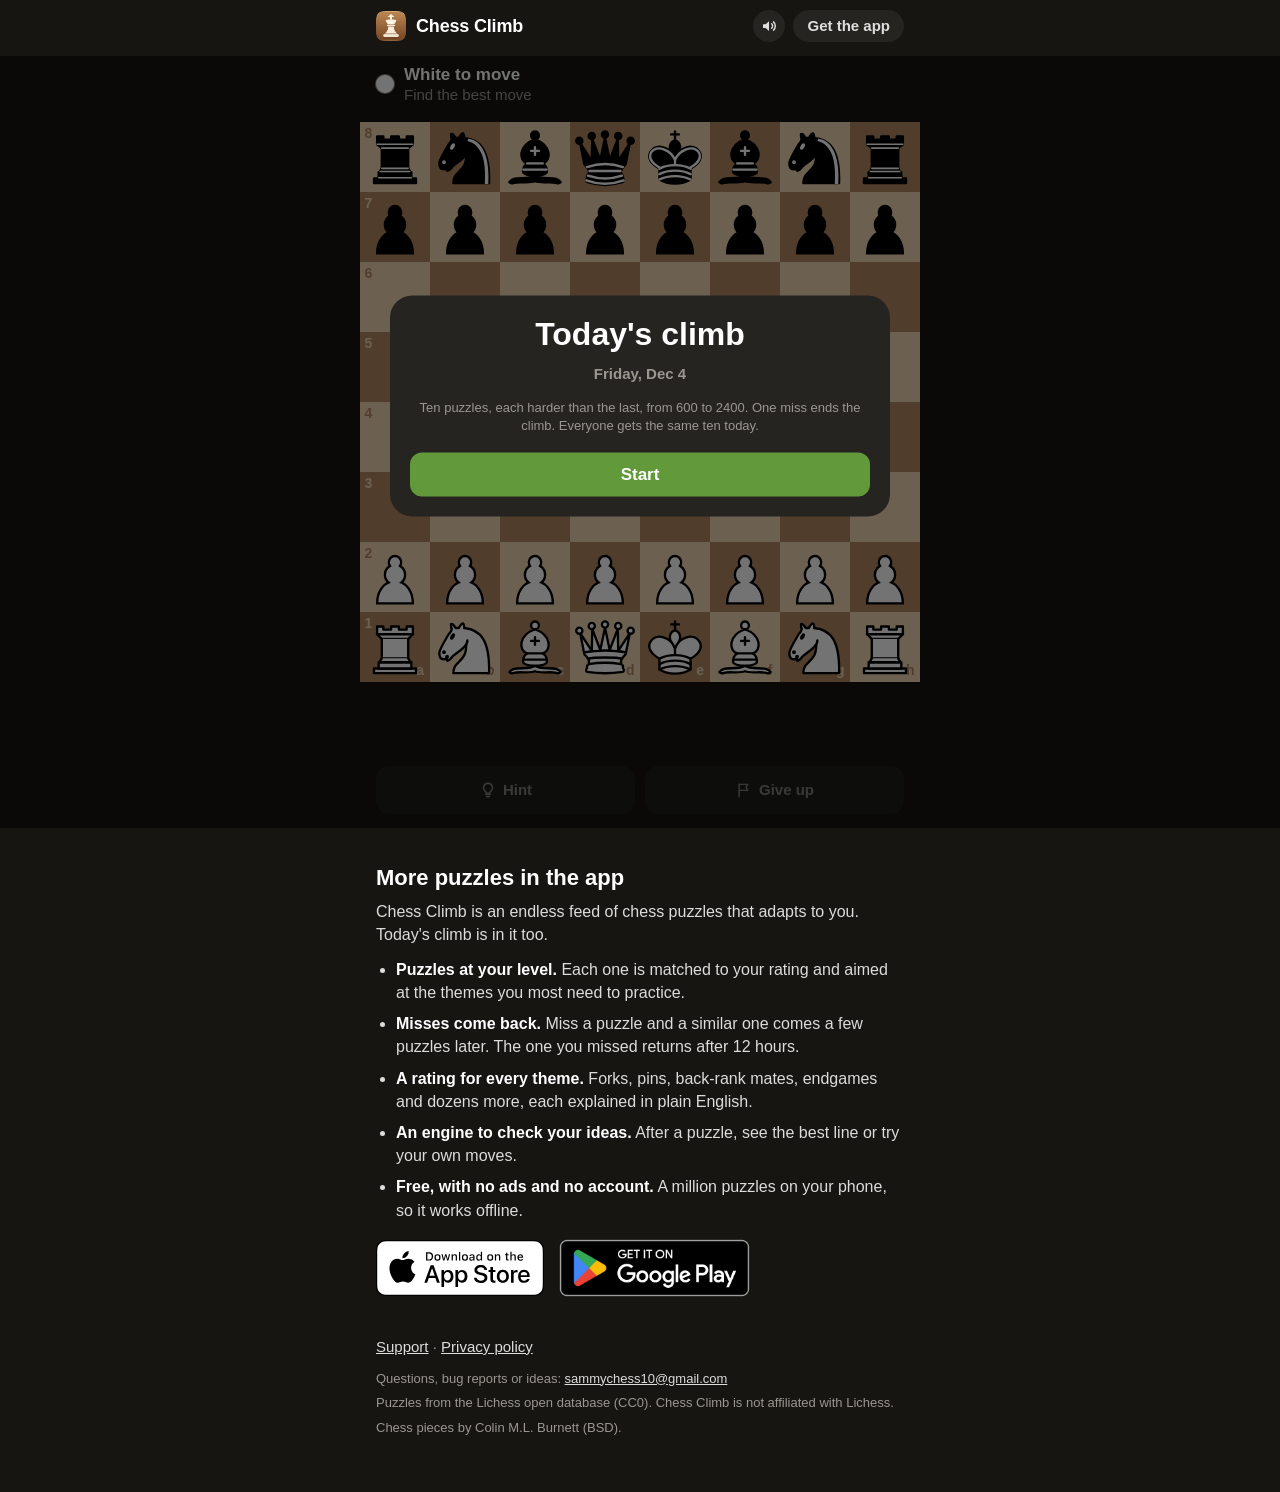
<file: index.html>
<!doctype html>
<html lang="en">
<head>
<meta charset="utf-8">
<meta name="viewport" content="width=device-width, initial-scale=1, viewport-fit=cover">
<title>Today's climb · Chess Climb</title>
<meta name="description" content="Ten chess puzzles, each harder than the last, from 600 to 2400. One miss ends the climb. A new climb every day, the same for everyone.">
<meta property="og:type" content="website">
<meta property="og:site_name" content="Chess Climb">
<meta property="og:title" content="Today's climb · Chess Climb">
<meta property="og:description" content="Ten chess puzzles, each harder than the last. One miss ends the climb. Everyone gets the same ten today.">
<meta property="og:url" content="https://playchessclimb.com/">
<meta property="og:image" content="https://playchessclimb.com/assets/share-card.png">
<meta property="og:image:width" content="1200">
<meta property="og:image:height" content="630">
<meta name="twitter:card" content="summary_large_image">
<meta name="theme-color" content="#161512">
<!-- Safari's banner on an iPhone: Open for a visitor who has the app, which lands on Today's climb's card from 1.3.1, and
     Get for everyone else. Other browsers ignore it. -->
<meta name="apple-itunes-app" content="app-id=6815836856, app-argument=https://playchessclimb.com/">
<!-- Lists the Android app, so Chrome can tell a visitor who has it (assets/climb.js, findApp). -->
<link rel="manifest" href="manifest.webmanifest">
<link rel="canonical" href="https://playchessclimb.com/">
<!-- What search engines and AI assistants read about the site and the app; visitors don't see it. It names no ratings:
     Google doesn't accept a store's ratings here. -->
<script type="application/ld+json">
{
  "@context": "https://schema.org",
  "@graph": [
    {
      "@type": "WebSite",
      "@id": "https://playchessclimb.com/#website",
      "url": "https://playchessclimb.com/",
      "name": "Chess Climb",
      "description": "Today's climb: ten chess puzzles, each harder than the last, from 600 to 2400. One miss ends the climb. A new climb every day, the same for everyone.",
      "about": { "@id": "https://playchessclimb.com/#app" }
    },
    {
      "@type": "MobileApplication",
      "@id": "https://playchessclimb.com/#app",
      "name": "Chess Climb: Tactics Trainer",
      "alternateName": "Chess Climb",
      "url": "https://playchessclimb.com/",
      "image": "https://playchessclimb.com/logo.png",
      "description": "A chess tactics trainer: an endless feed of chess puzzles that adapts to you. Each puzzle is matched to your rating and aimed at the themes you most need to practice, every theme has a rating of its own, and missed puzzles come back for review. Today's climb and a chess engine are built in. Free, with no ads and no account, and it works offline.",
      "applicationCategory": "GameApplication",
      "applicationSubCategory": "Chess puzzles",
      "operatingSystem": "iOS 18 or later, Android 8 or later",
      "offers": { "@type": "Offer", "price": "0", "priceCurrency": "USD" },
      "sameAs": [
        "https://apps.apple.com/app/id6815836856",
        "https://play.google.com/store/apps/details?id=com.navidsamiei.chessclimb"
      ],
      "author": { "@type": "Person", "name": "SammyChess", "url": "https://www.youtube.com/@SammyChess" }
    }
  ]
}
</script>
<link rel="icon" type="image/png" href="logo.png">
<link rel="apple-touch-icon" href="logo.png">
<script>
  // Which store to offer, as on the get page: an iPhone gets the App Store, Android Google Play, a computer both.
  // Inside another app's browser (TikTok, Instagram...) neither store opens, so the badges come with a note to open
  // the page in Safari or Chrome. On an iPhone, Safari, Chrome, Firefox and Edge all name Safari in their user
  // agent; app browsers don't.
  (function () {
    var ua = navigator.userAgent;
    var ios = /iPhone|iPad|iPod/.test(ua) || (/Macintosh/.test(ua) && navigator.maxTouchPoints > 1);
    var android = /Android/.test(ua);
    var inApp = /FBAN|FBAV|FB_IAB|Instagram|musical_ly|TikTok|Bytedance|Snapchat|LinkedInApp|Line\//.test(ua) ||
                (android && /; wv\)/.test(ua)) || (ios && !/Safari\//.test(ua));
    var root = document.documentElement;
    root.setAttribute("data-platform", ios ? "ios" : android ? "android" : "other");
    if (inApp) root.setAttribute("data-inapp", "");
  })();
</script>
<link rel="stylesheet" href="assets/site.css">
<link rel="modulepreload" href="assets/rules.js">
<script type="module" src="assets/climb.js"></script>
</head>
<body>
<div class="page">
  <header class="top">
    <h1><a class="brand" href="./"><img src="logo.png" alt="" width="30" height="30">Chess Climb</a></h1>
    <span class="spacer"></span>
    <button type="button" class="circle-button" id="sound" aria-label="Sound"></button>
    <a class="pill-link" href="#get" data-store>Get the app</a>
  </header>

  <main>
    <section class="climb" id="climb" aria-label="Today's climb">
      <div class="puzzle-header" id="puzzle-header"></div>
      <div class="board" id="board">
        <canvas aria-hidden="true"></canvas>
        <div class="pieces"></div>
        <svg class="overlay" aria-hidden="true"></svg>
        <div class="promotion" hidden></div>
      </div>
      <div class="under" id="under"></div>
      <div class="controls" id="controls"></div>
      <div class="board-card" id="board-card" hidden></div>
    </section>
    <noscript><p>Today's climb is ten chess puzzles, each harder than the last, from 600 to 2400. One miss ends the climb, and everyone gets the same ten each day. It needs JavaScript: turn it on, or get the app below.</p></noscript>

    <section class="get" id="get">
      <h2>More puzzles in the app</h2>
      <p>Chess Climb is an endless feed of chess puzzles that adapts to you. Today's climb is in it too.</p>
      <ul class="points">
        <li><b>Puzzles at your level.</b> Each one is matched to your rating and aimed at the themes you most need to practice.</li>
        <li><b>Misses come back.</b> Miss a puzzle and a similar one comes a few puzzles later. The one you missed returns after 12 hours.</li>
        <li><b>A rating for every theme.</b> Forks, pins, back-rank mates, endgames and dozens more, each explained in plain English.</li>
        <li><b>An engine to check your ideas.</b> After a puzzle, see the best line or try your own moves.</li>
        <li><b>Free, with no ads and no account.</b> A million puzzles on your phone, so it works offline.</li>
      </ul>
      <p class="notice ios">Open this page in Safari first: tap ⋯ at the top right, then Open in browser. TikTok and some other apps won't open the App Store.</p>
      <p class="notice android">Open this page in Chrome first: use this app's menu (⋮ or ⋯) to open it in your browser. Signing in to Google often fails inside other apps.</p>
      <div class="badges">
        <a class="badge app-store" href="https://apps.apple.com/app/id6815836856">
          <img src="get/app-store-badge-white.svg" alt="Download on the App Store" width="168" height="56">
        </a>
        <a class="badge play" href="https://play.google.com/store/apps/details?id=com.navidsamiei.chessclimb">
          <img src="get/google-play-badge.png" alt="Get it on Google Play" width="217" height="84">
        </a>
      </div>
    </section>
  </main>

  <footer>
    <nav><a href="support/">Support</a> · <a href="privacy.html">Privacy policy</a></nav>
    <p>Questions, bug reports or ideas: <a href="mailto:sammychess10@gmail.com">sammychess10@gmail.com</a></p>
    <p>Puzzles from the Lichess open database (CC0). Chess Climb is not affiliated with Lichess.</p>
    <p>Chess pieces by Colin M.L. Burnett (BSD).</p>
  </footer>
</div>
</body>
</html>
</file>
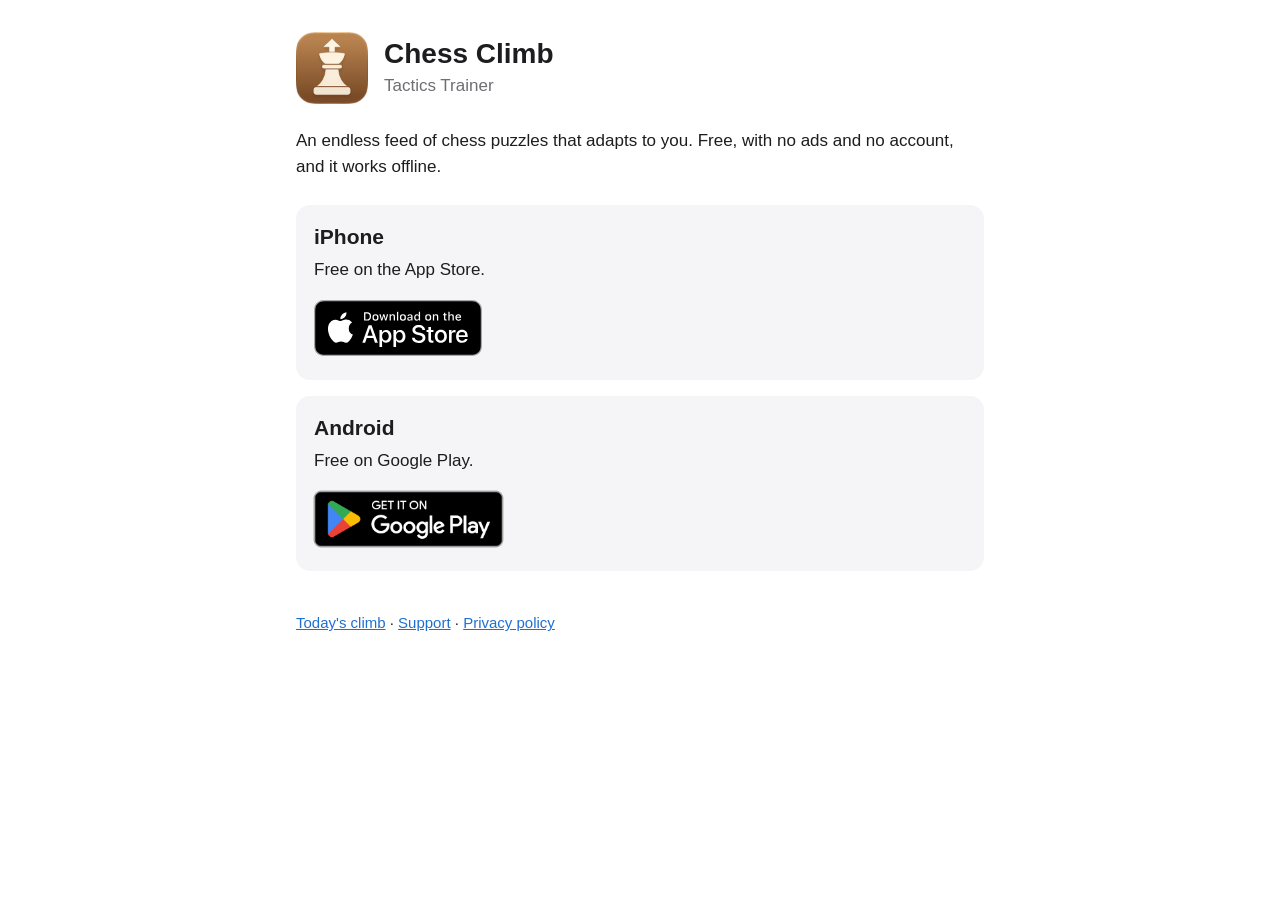
<file: get/index.html>
<!doctype html>
<html lang="en">
<head>
<meta charset="utf-8">
<meta name="viewport" content="width=device-width, initial-scale=1">
<title>Get Chess Climb</title>
<meta name="description" content="Chess Climb is an endless feed of chess puzzles that adapts to you. Free on iPhone and Android.">
<meta property="og:title" content="Chess Climb: Tactics Trainer">
<meta property="og:description" content="An endless feed of chess puzzles that adapts to you. Free on iPhone and Android.">
<meta property="og:image" content="https://playchessclimb.com/logo.png">
<meta property="og:url" content="https://playchessclimb.com/get/">
<link rel="canonical" href="https://playchessclimb.com/get/">
<meta name="theme-color" content="#ffffff" media="(prefers-color-scheme: light)">
<meta name="theme-color" content="#111418" media="(prefers-color-scheme: dark)">
<script>
  // iPhones and iPads go straight to the App Store. Android shows its card first. Inside another
  // app's browser (TikTok, Instagram...) neither jumps anywhere: both get a note to open the page in
  // their own browser. TikTok won't open the App Store from a creator's link at all ("Action can't
  // be completed"), and Google sign-in often fails in these browsers. On an iPhone, Safari, Chrome,
  // Firefox and Edge all name Safari in their user agent; app browsers don't. The jump waits for the
  // page itself, so a browser that blocks it still shows the page rather than a blank screen.
  (function () {
    var ua = navigator.userAgent;
    var ios = /iPhone|iPad|iPod/.test(ua) || (/Macintosh/.test(ua) && navigator.maxTouchPoints > 1);
    var android = /Android/.test(ua);
    var inApp = /FBAN|FBAV|FB_IAB|Instagram|musical_ly|TikTok|Bytedance|Snapchat|LinkedInApp|Line\//.test(ua) ||
                (android && /; wv\)/.test(ua)) || (ios && !/Safari\//.test(ua));
    var root = document.documentElement;
    root.setAttribute("data-platform", ios ? "ios" : android ? "android" : "other");
    if (inApp) root.setAttribute("data-inapp", "");
    if (ios && !inApp) {
      document.addEventListener("DOMContentLoaded", function () {
        location.replace("https://apps.apple.com/app/id6815836856");
      });
    }
  })();
</script>
<link rel="stylesheet" href="../style.css">
<style>
  .choices { display: flex; flex-direction: column; gap: 16px; margin-top: 24px; }
  [data-platform="android"] .ios { order: 2; }
  [data-platform="ios"] .android { display: none; }
  .option h2 { margin: 0 0 4px; }
  .badge { display: inline-block; margin-top: 6px; }
  .badge img { display: block; height: 56px; width: auto; }
  /* Google's badge image carries its clear space, a quarter of the badge's height, on every side.
     At 84 px the badge itself is 56 px tall, as Google asks: no smaller than the App Store's. */
  .badge.play { margin: -8px 0 -14px -14px; }
  .badge.play img { height: 84px; }
  .notice { display: none; border: 1.5px solid var(--accent); border-radius: 12px; padding: 12px 14px;
            margin: 12px 0 4px; font-size: 15px; }
  [data-inapp][data-platform="android"] .android .notice,
  [data-inapp][data-platform="ios"] .ios .notice { display: block; }
</style>
</head>
<body>
<main>
  <header>
    <img src="../logo.png" alt="Chess Climb app icon">
    <div>
      <h1>Chess Climb</h1>
      <p>Tactics Trainer</p>
    </div>
  </header>

  <p>An endless feed of chess puzzles that adapts to you. Free, with no ads and no account, and it works offline.</p>

  <div class="choices">
    <section class="option card ios">
      <h2>iPhone</h2>
      <p>Free on the App Store.</p>
      <p class="notice">Open this page in Safari first: tap ⋯ at the top right, then Open in browser. TikTok and some other apps won't open the App Store.</p>
      <a class="badge" href="https://apps.apple.com/app/id6815836856">
        <picture>
          <source srcset="app-store-badge-white.svg" media="(prefers-color-scheme: dark)">
          <img src="app-store-badge-black.svg" alt="Download on the App Store" width="168" height="56">
        </picture>
      </a>
    </section>

    <section class="option card android">
      <h2>Android</h2>
      <p>Free on Google Play.</p>
      <p class="notice">Open this page in Chrome first: use this app's menu (⋮ or ⋯) to open it in your browser. Signing in to Google often fails inside other apps.</p>
      <a class="badge play" href="https://play.google.com/store/apps/details?id=com.navidsamiei.chessclimb">
        <img src="google-play-badge.png" alt="Get it on Google Play" width="217" height="84">
      </a>
    </section>
  </div>

  <nav><a href="../">Today's climb</a> · <a href="../support/">Support</a> · <a href="../privacy.html">Privacy policy</a></nav>
</main>
</body>
</html>
</file>
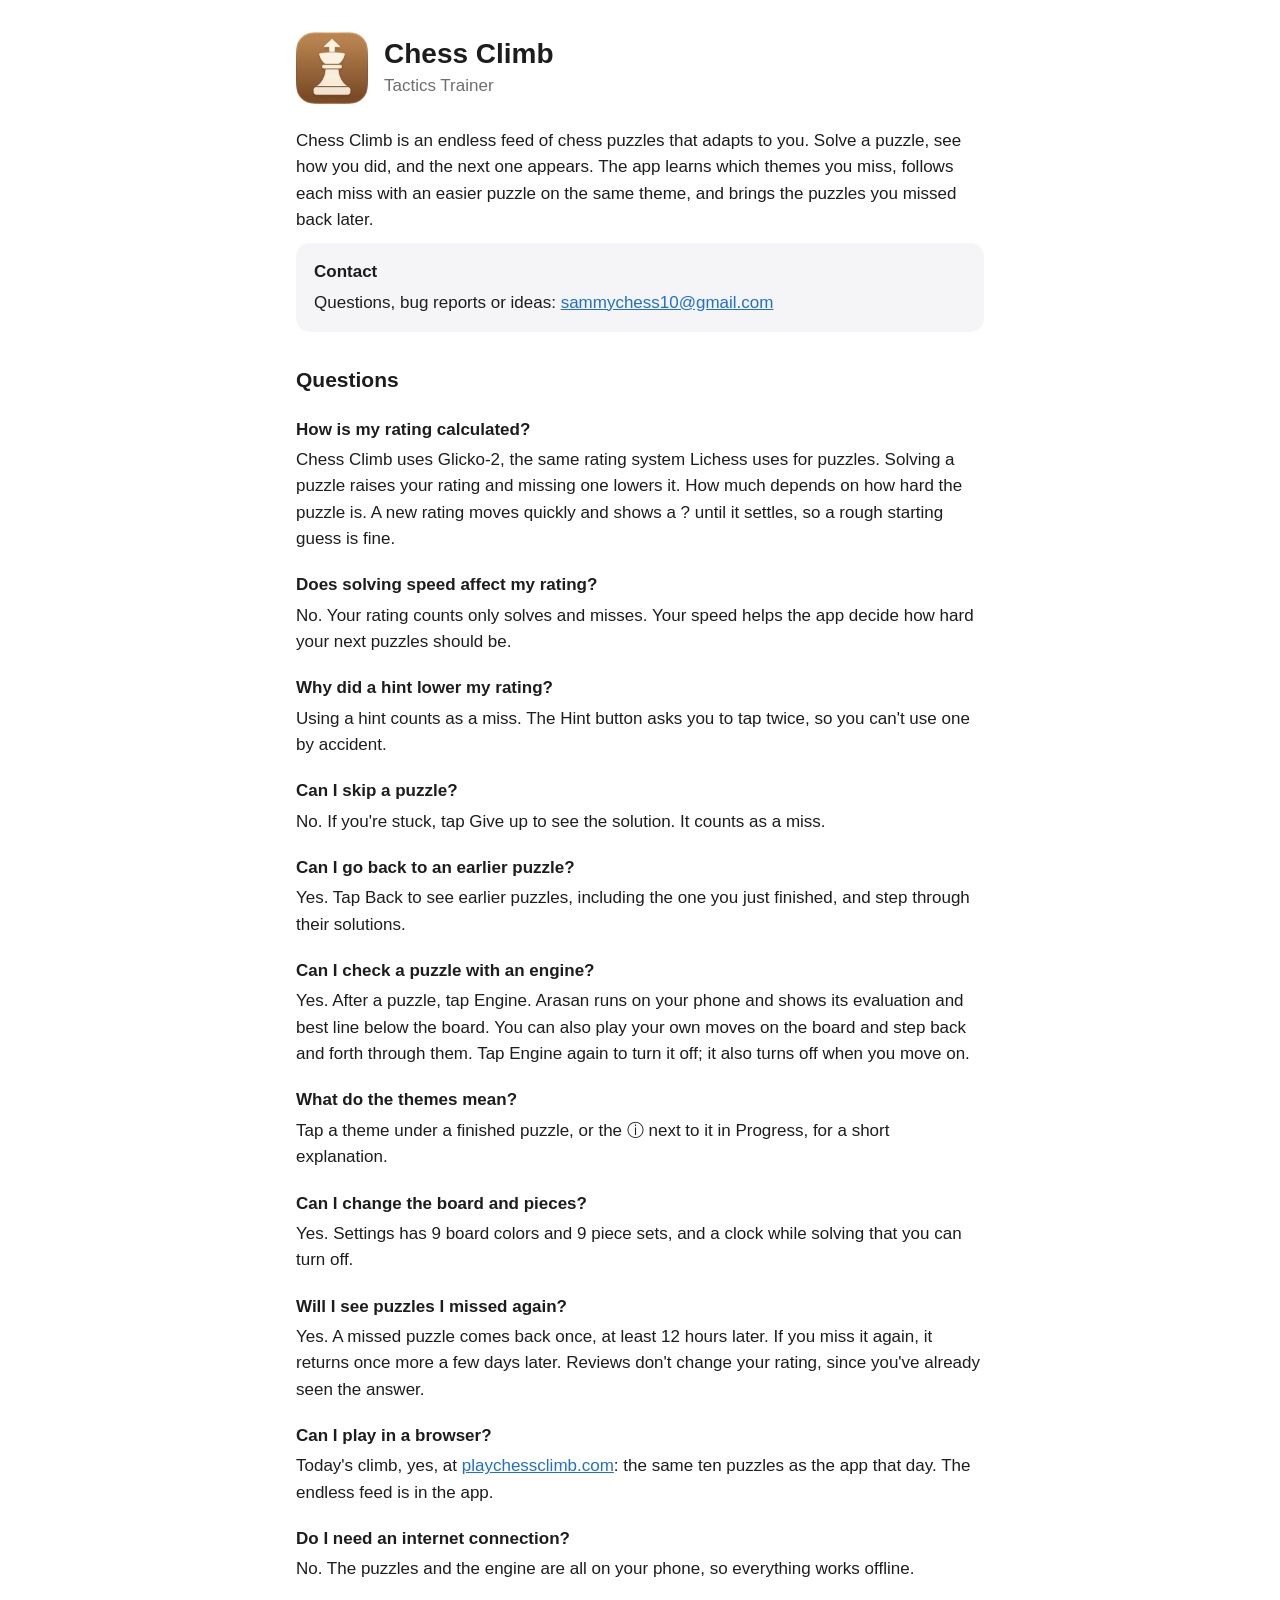
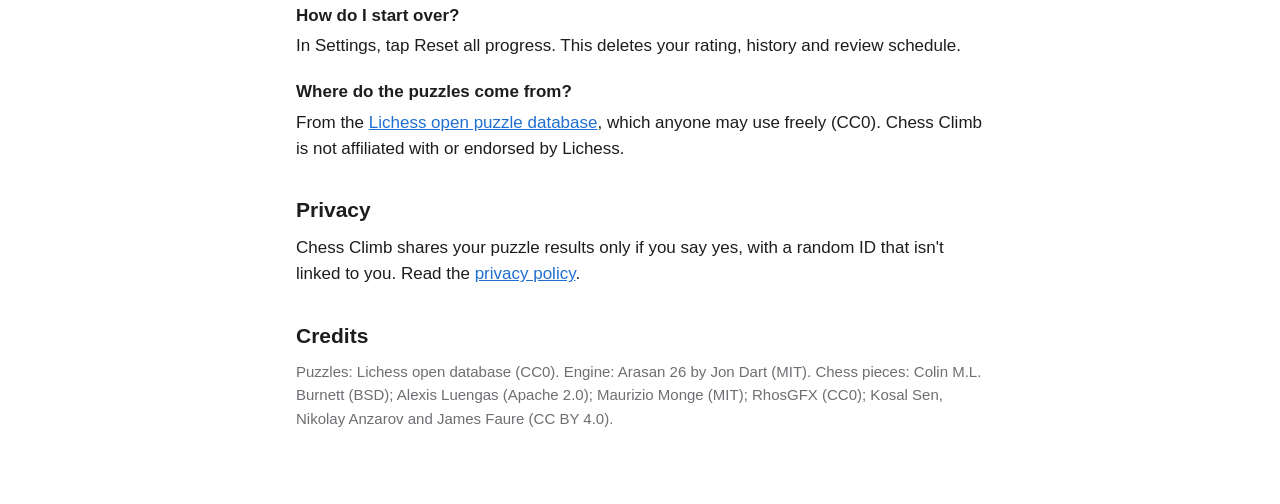
<file: support/index.html>
<!doctype html>
<html lang="en">
<head>
<meta charset="utf-8">
<meta name="viewport" content="width=device-width, initial-scale=1">
<title>Chess Climb Support</title>
<meta name="description" content="Help and contact for Chess Climb, an endless chess puzzle feed that adapts to you.">
<link rel="stylesheet" href="../style.css">
</head>
<body>
<main>
  <header>
    <img src="../logo.png" alt="Chess Climb app icon">
    <div>
      <h1>Chess Climb</h1>
      <p>Tactics Trainer</p>
    </div>
  </header>

  <p>Chess Climb is an endless feed of chess puzzles that adapts to you. Solve a puzzle, see how you did, and the next one appears. The app learns which themes you miss, follows each miss with an easier puzzle on the same theme, and brings the puzzles you missed back later.</p>

  <div class="card">
    <strong>Contact</strong>
    <p style="margin: 4px 0 0">Questions, bug reports or ideas: <a href="mailto:sammychess10@gmail.com">sammychess10@gmail.com</a></p>
  </div>

  <h2>Questions</h2>

  <h3>How is my rating calculated?</h3>
  <p>Chess Climb uses Glicko-2, the same rating system Lichess uses for puzzles. Solving a puzzle raises your rating and missing one lowers it. How much depends on how hard the puzzle is. A new rating moves quickly and shows a ? until it settles, so a rough starting guess is fine.</p>

  <h3>Does solving speed affect my rating?</h3>
  <p>No. Your rating counts only solves and misses. Your speed helps the app decide how hard your next puzzles should be.</p>

  <h3>Why did a hint lower my rating?</h3>
  <p>Using a hint counts as a miss. The Hint button asks you to tap twice, so you can't use one by accident.</p>

  <h3>Can I skip a puzzle?</h3>
  <p>No. If you're stuck, tap Give up to see the solution. It counts as a miss.</p>

  <h3>Can I go back to an earlier puzzle?</h3>
  <p>Yes. Tap Back to see earlier puzzles, including the one you just finished, and step through their solutions.</p>

  <h3>Can I check a puzzle with an engine?</h3>
  <p>Yes. After a puzzle, tap Engine. Arasan runs on your phone and shows its evaluation and best line below the board. You can also play your own moves on the board and step back and forth through them. Tap Engine again to turn it off; it also turns off when you move on.</p>

  <h3>What do the themes mean?</h3>
  <p>Tap a theme under a finished puzzle, or the ⓘ next to it in Progress, for a short explanation.</p>

  <h3>Can I change the board and pieces?</h3>
  <p>Yes. Settings has 9 board colors and 9 piece sets, and a clock while solving that you can turn off.</p>

  <h3>Will I see puzzles I missed again?</h3>
  <p>Yes. A missed puzzle comes back once, at least 12 hours later. If you miss it again, it returns once more a few days later. Reviews don't change your rating, since you've already seen the answer.</p>

  <h3>Can I play in a browser?</h3>
  <p>Today's climb, yes, at <a href="../">playchessclimb.com</a>: the same ten puzzles as the app that day. The endless feed is in the app.</p>

  <h3>Do I need an internet connection?</h3>
  <p>No. The puzzles and the engine are all on your phone, so everything works offline.</p>

  <h3>How do I start over?</h3>
  <p>In Settings, tap Reset all progress. This deletes your rating, history and review schedule.</p>

  <h3>Where do the puzzles come from?</h3>
  <p>From the <a href="https://database.lichess.org/#puzzles">Lichess open puzzle database</a>, which anyone may use freely (CC0). Chess Climb is not affiliated with or endorsed by Lichess.</p>

  <h2>Privacy</h2>
  <p>Chess Climb shares your puzzle results only if you say yes, with a random ID that isn't linked to you. Read the <a href="../privacy.html">privacy policy</a>.</p>

  <h2>Credits</h2>
  <p class="muted">Puzzles: Lichess open database (CC0). Engine: Arasan 26 by Jon Dart (MIT). Chess pieces: Colin M.L. Burnett (BSD); Alexis Luengas (Apache 2.0); Maurizio Monge (MIT); RhosGFX (CC0); Kosal Sen, Nikolay Anzarov and James Faure (CC BY 4.0).</p>
</main>
</body>
</html>
</file>
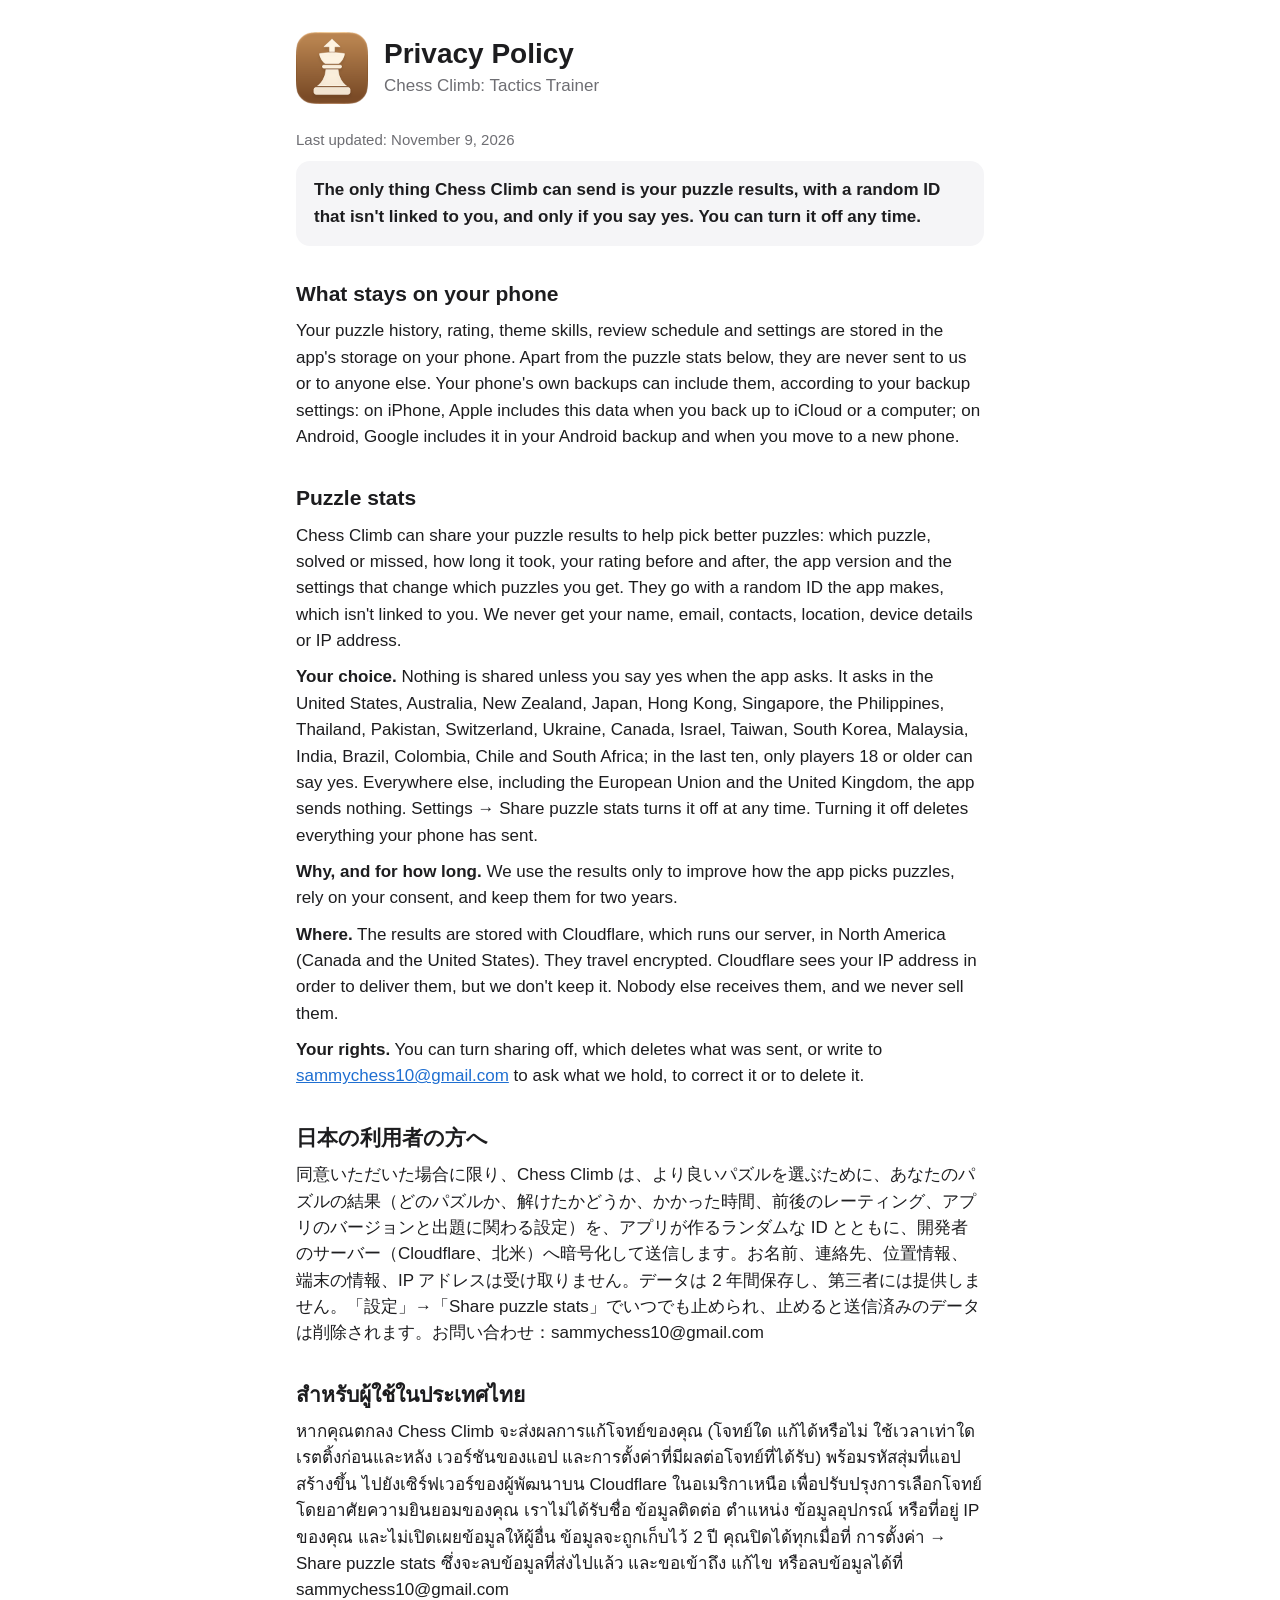
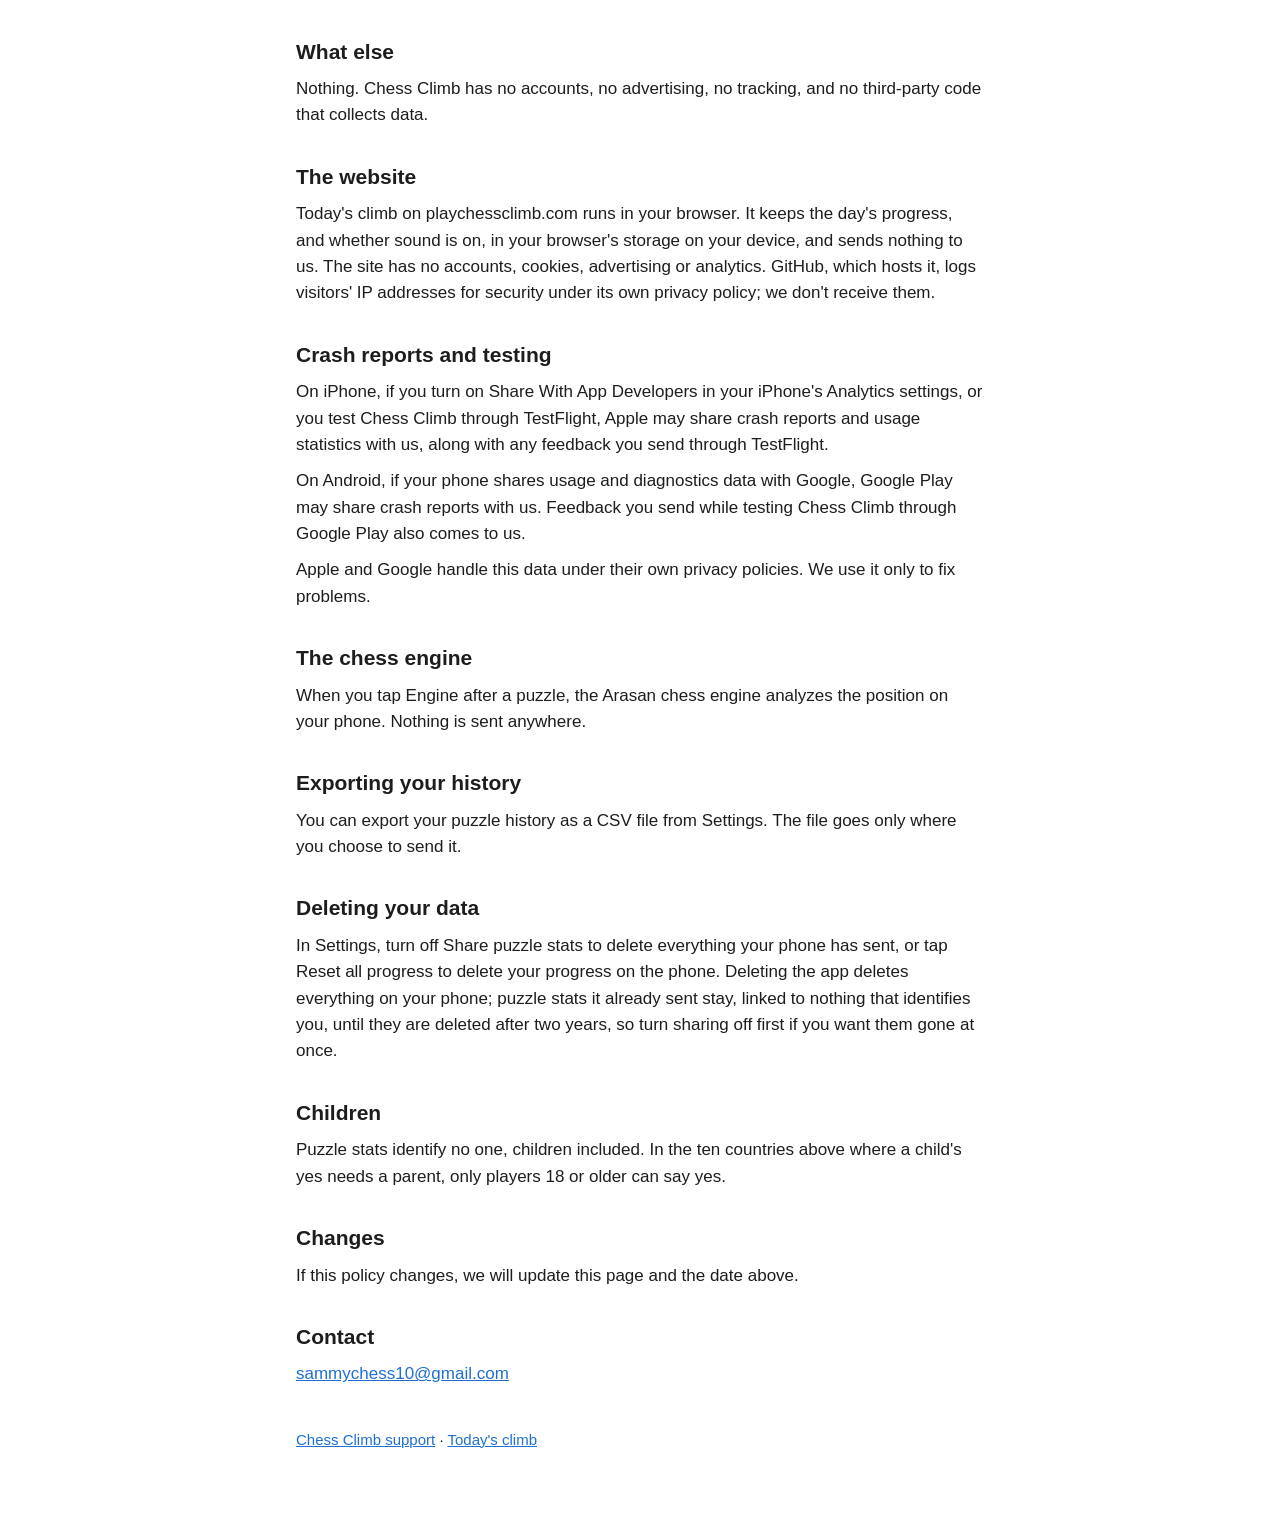
<file: privacy.html>
<!doctype html>
<html lang="en">
<head>
<meta charset="utf-8">
<meta name="viewport" content="width=device-width, initial-scale=1">
<title>Chess Climb Privacy Policy</title>
<meta name="description" content="The only thing Chess Climb can send is your puzzle results, with a random ID that isn't linked to you, and only if you say yes.">
<link rel="stylesheet" href="style.css">
</head>
<body>
<main>
  <header>
    <img src="logo.png" alt="Chess Climb app icon">
    <div>
      <h1>Privacy Policy</h1>
      <p>Chess Climb: Tactics Trainer</p>
    </div>
  </header>

  <p class="muted">Last updated: November 9, 2026</p>

  <div class="card"><strong>The only thing Chess Climb can send is your puzzle results, with a random ID that isn't linked to you, and only if you say yes. You can turn it off any time.</strong></div>

  <h2>What stays on your phone</h2>
  <p>Your puzzle history, rating, theme skills, review schedule and settings are stored in the app's storage on your phone. Apart from the puzzle stats below, they are never sent to us or to anyone else. Your phone's own backups can include them, according to your backup settings: on iPhone, Apple includes this data when you back up to iCloud or a computer; on Android, Google includes it in your Android backup and when you move to a new phone.</p>

  <h2>Puzzle stats</h2>
  <p>Chess Climb can share your puzzle results to help pick better puzzles: which puzzle, solved or missed, how long it took, your rating before and after, the app version and the settings that change which puzzles you get. They go with a random ID the app makes, which isn't linked to you. We never get your name, email, contacts, location, device details or IP address.</p>
  <p><strong>Your choice.</strong> Nothing is shared unless you say yes when the app asks. It asks in the United States, Australia, New Zealand, Japan, Hong Kong, Singapore, the Philippines, Thailand, Pakistan, Switzerland, Ukraine, Canada, Israel, Taiwan, South Korea, Malaysia, India, Brazil, Colombia, Chile and South Africa; in the last ten, only players 18 or older can say yes. Everywhere else, including the European Union and the United Kingdom, the app sends nothing. Settings → Share puzzle stats turns it off at any time. Turning it off deletes everything your phone has sent.</p>
  <p><strong>Why, and for how long.</strong> We use the results only to improve how the app picks puzzles, rely on your consent, and keep them for two years.</p>
  <p><strong>Where.</strong> The results are stored with Cloudflare, which runs our server, in North America (Canada and the United States). They travel encrypted. Cloudflare sees your IP address in order to deliver them, but we don't keep it. Nobody else receives them, and we never sell them.</p>
  <p><strong>Your rights.</strong> You can turn sharing off, which deletes what was sent, or write to <a href="mailto:sammychess10@gmail.com">sammychess10@gmail.com</a> to ask what we hold, to correct it or to delete it.</p>

  <h2 lang="ja">日本の利用者の方へ</h2>
  <p lang="ja">同意いただいた場合に限り、Chess Climb は、より良いパズルを選ぶために、あなたのパズルの結果（どのパズルか、解けたかどうか、かかった時間、前後のレーティング、アプリのバージョンと出題に関わる設定）を、アプリが作るランダムな ID とともに、開発者のサーバー（Cloudflare、北米）へ暗号化して送信します。お名前、連絡先、位置情報、端末の情報、IP アドレスは受け取りません。データは 2 年間保存し、第三者には提供しません。「設定」→「Share puzzle stats」でいつでも止められ、止めると送信済みのデータは削除されます。お問い合わせ：sammychess10@gmail.com</p>

  <h2 lang="th">สำหรับผู้ใช้ในประเทศไทย</h2>
  <p lang="th">หากคุณตกลง Chess Climb จะส่งผลการแก้โจทย์ของคุณ (โจทย์ใด แก้ได้หรือไม่ ใช้เวลาเท่าใด เรตติ้งก่อนและหลัง เวอร์ชันของแอป และการตั้งค่าที่มีผลต่อโจทย์ที่ได้รับ) พร้อมรหัสสุ่มที่แอปสร้างขึ้น ไปยังเซิร์ฟเวอร์ของผู้พัฒนาบน Cloudflare ในอเมริกาเหนือ เพื่อปรับปรุงการเลือกโจทย์ โดยอาศัยความยินยอมของคุณ เราไม่ได้รับชื่อ ข้อมูลติดต่อ ตำแหน่ง ข้อมูลอุปกรณ์ หรือที่อยู่ IP ของคุณ และไม่เปิดเผยข้อมูลให้ผู้อื่น ข้อมูลจะถูกเก็บไว้ 2 ปี คุณปิดได้ทุกเมื่อที่ การตั้งค่า → Share puzzle stats ซึ่งจะลบข้อมูลที่ส่งไปแล้ว และขอเข้าถึง แก้ไข หรือลบข้อมูลได้ที่ sammychess10@gmail.com</p>

  <h2>What else</h2>
  <p>Nothing. Chess Climb has no accounts, no advertising, no tracking, and no third-party code that collects data.</p>

  <h2>The website</h2>
  <p>Today's climb on playchessclimb.com runs in your browser. It keeps the day's progress, and whether sound is on, in your browser's storage on your device, and sends nothing to us. The site has no accounts, cookies, advertising or analytics. GitHub, which hosts it, logs visitors' IP addresses for security under its own privacy policy; we don't receive them.</p>

  <h2>Crash reports and testing</h2>
  <p>On iPhone, if you turn on Share With App Developers in your iPhone's Analytics settings, or you test Chess Climb through TestFlight, Apple may share crash reports and usage statistics with us, along with any feedback you send through TestFlight.</p>
  <p>On Android, if your phone shares usage and diagnostics data with Google, Google Play may share crash reports with us. Feedback you send while testing Chess Climb through Google Play also comes to us.</p>
  <p>Apple and Google handle this data under their own privacy policies. We use it only to fix problems.</p>

  <h2>The chess engine</h2>
  <p>When you tap Engine after a puzzle, the Arasan chess engine analyzes the position on your phone. Nothing is sent anywhere.</p>

  <h2>Exporting your history</h2>
  <p>You can export your puzzle history as a CSV file from Settings. The file goes only where you choose to send it.</p>

  <h2>Deleting your data</h2>
  <p>In Settings, turn off Share puzzle stats to delete everything your phone has sent, or tap Reset all progress to delete your progress on the phone. Deleting the app deletes everything on your phone; puzzle stats it already sent stay, linked to nothing that identifies you, until they are deleted after two years, so turn sharing off first if you want them gone at once.</p>

  <h2>Children</h2>
  <p>Puzzle stats identify no one, children included. In the ten countries above where a child's yes needs a parent, only players 18 or older can say yes.</p>

  <h2>Changes</h2>
  <p>If this policy changes, we will update this page and the date above.</p>

  <h2>Contact</h2>
  <p><a href="mailto:sammychess10@gmail.com">sammychess10@gmail.com</a></p>

  <nav><a href="support/">Chess Climb support</a> · <a href="./">Today's climb</a></nav>
</main>
</body>
</html>
</file>
<file: assets/site.css>
/* The home page: Today's climb in the app's own dark look (its Palette, the brown board), then the store badges. */

:root {
  color-scheme: dark;
  --bg: #161512;
  --surface: #262421;
  --raised: #33302c;
  --secondary: #9a9791;
  --correct: #629924;
  --wrong: #cc3333;
  --warning: #d59120;
  --accent: #62993b;
  --text: #ffffff;
  --text-soft: rgba(255, 255, 255, 0.85);
  --font: -apple-system, BlinkMacSystemFont, "Segoe UI", Roboto, Helvetica, Arial, sans-serif;
  --rounded: ui-rounded, "SF Pro Rounded", -apple-system, BlinkMacSystemFont, "Segoe UI", Roboto, Helvetica, Arial, sans-serif;
  /* Everything on screen but the board: the top bar, the puzzle's header, the row under the board and the buttons.
     The board takes the rest, the full width on a phone, and never changes size as the climb goes on. */
  --chrome: 266px;
  --board: min(100vw, 560px, max(300px, calc(100vh - var(--chrome))));
}

@supports (height: 100svh) {
  :root { --board: min(100vw, 560px, max(300px, calc(100svh - var(--chrome)))); }
}

* { box-sizing: border-box; }
html { -webkit-text-size-adjust: 100%; text-size-adjust: 100%; scroll-behavior: smooth; }
body {
  margin: 0;
  overflow-x: hidden;    /* the dimmed band reaches the window's edges, never past them */
  overflow-x: clip;
  background: var(--bg);
  color: var(--text);
  font: 16px/1.45 var(--font);
  -webkit-font-smoothing: antialiased;
}
a { color: inherit; }
button {
  font: inherit;
  color: inherit;
  border: 0;
  background: none;
  padding: 0;
  margin: 0;
  cursor: pointer;
  -webkit-tap-highlight-color: transparent;
}
button:disabled { cursor: default; }
a { -webkit-tap-highlight-color: transparent; }
svg { display: block; }

.page { width: var(--board); max-width: 100%; margin: 0 auto; }

/* The top bar */

.top { display: flex; align-items: center; gap: 8px; height: 52px; padding: 0 16px; }
.brand { display: flex; align-items: center; gap: 10px; text-decoration: none; font-size: 18px; font-weight: 700; letter-spacing: -0.01em; }
.brand img { width: 30px; height: 30px; border-radius: 7px; }
.top h1 { margin: 0; font: inherit; } /* The name is the page's main heading, for search engines; it looks as it did. */
.top .spacer { flex: 1; }
.circle-button {
  width: 32px;
  height: 32px;
  border-radius: 50%;
  background: var(--surface);
  color: var(--text-soft);
  display: grid;
  place-items: center;
}
.circle-button svg { width: 18px; height: 18px; }
.pill-link {
  display: inline-flex;
  align-items: center;
  height: 32px;
  padding: 0 14px;
  border-radius: 16px;
  background: var(--surface);
  color: var(--text-soft);
  font-size: 15px;
  font-weight: 600;
  text-decoration: none;
  white-space: nowrap;
}

/* The climb */

.climb { position: relative; }

.puzzle-header { display: flex; height: 56px; margin: 4px 16px 10px; }
.puzzle-header > * { flex: 1; min-width: 0; }

.prompt { display: flex; align-items: center; gap: 10px; }
.side-dot { flex: none; width: 18px; height: 18px; border-radius: 50%; background: #fff; box-shadow: 0 0 0 1px rgba(255, 255, 255, 0.5); }
.prompt-title { font-size: 17px; font-weight: 600; line-height: 1.25; }
.prompt-detail { font-size: 15px; line-height: 1.3; color: var(--secondary); }

.banner { display: flex; align-items: center; gap: 12px; padding: 0 14px; border-radius: 14px; animation: banner-in 250ms ease-out; }
.banner.solved { background: rgba(98, 153, 36, 0.18); }
.banner.hinted { background: rgba(213, 145, 32, 0.18); }
.banner.missed, .banner.gaveUp { background: rgba(204, 51, 51, 0.18); }
.banner-icon { flex: none; width: 30px; height: 30px; }
.banner-icon svg { width: 100%; height: 100%; }
.banner.solved .banner-icon { color: var(--correct); }
.banner.hinted .banner-icon { color: var(--warning); }
.banner.missed .banner-icon, .banner.gaveUp .banner-icon { color: var(--wrong); }
.banner-title { font-size: 20px; font-weight: 700; line-height: 1.2; }
.banner-detail { font-size: 12px; font-weight: 500; color: var(--secondary); font-variant-numeric: tabular-nums; }
@keyframes banner-in { from { opacity: 0; transform: scale(0.9); } }

.share-banner { display: flex; align-items: center; gap: 12px; padding: 0 14px; border-radius: 14px; background: var(--surface); }
.share-score { flex: 1; min-width: 0; }
.share-line { margin-bottom: 5px; font-size: 12px; font-weight: 600; color: var(--secondary); white-space: nowrap; }
.capsule { flex: none; height: 32px; padding: 0 14px; border-radius: 16px; background: var(--raised); color: var(--text-soft); font-size: 15px; font-weight: 600; }

/* The board: its squares on a canvas, the pieces over it, then the arrows and marks */

.board {
  position: relative;
  width: 100%;              /* the page's width, which a computer's scrollbar can make less than --board */
  aspect-ratio: 1 / 1;
  overflow: hidden;
  user-select: none;
  -webkit-user-select: none;
  -webkit-touch-callout: none;
  touch-action: manipulation;
}
.board.live { touch-action: none; cursor: pointer; }
.board canvas { position: absolute; inset: 0; width: 100%; height: 100%; }
.pieces { position: absolute; inset: 0; z-index: 1; }
.piece { position: absolute; left: 0; top: 0; transform-origin: 50% 100%; pointer-events: none; -webkit-user-drag: none; }
.piece.lifted { z-index: 3; }
.overlay { position: absolute; inset: 0; z-index: 2; width: 100%; height: 100%; pointer-events: none; }
.overlay .mark {
  transform-box: fill-box;
  transform-origin: center;
  filter: drop-shadow(0 1px 2px rgba(0, 0, 0, 0.35));
  animation: pop 250ms cubic-bezier(0.34, 1.56, 0.64, 1);
}
@keyframes pop { from { opacity: 0; transform: scale(0.2); } }
.promotion { position: absolute; inset: 0; z-index: 4; background: rgba(0, 0, 0, 0.4); }
.promotion[hidden] { display: none; }
.promotion button { position: absolute; padding: 0.75%; }
.promotion button::before { content: ""; position: absolute; inset: 0; border-radius: 50%; background: rgba(255, 255, 255, 0.92); }
.promotion img { position: relative; display: block; width: 100%; height: 100%; }

/* Under the board, one height whatever it shows: the climb's row, a result's themes, or a miss's ‹ › */

.under { height: 84px; padding: 10px 16px 0; overflow: hidden; }
.climb-row { display: flex; align-items: center; gap: 10px; font-size: 15px; font-weight: 600; color: var(--text-soft); white-space: nowrap; }
.climb-row svg { width: 17px; height: 17px; }
.climb-row .capsule-static { display: inline-flex; align-items: center; gap: 6px; height: 34px; padding: 0 10px; border-radius: 17px; background: var(--surface); }
.climb-row .capsule-static svg { color: var(--accent); }
.climb-row b { font-size: 17px; font-weight: 600; font-variant-numeric: tabular-nums; }
.climb-row .spacer { flex: 1; }
.clock { color: var(--secondary); font-variant-numeric: tabular-nums; }
.rating { display: inline-flex; align-items: center; gap: 5px; font-variant-numeric: tabular-nums; }
.rating svg { color: var(--secondary); }

.steps { display: flex; align-items: center; gap: 8px; font-size: 13px; font-weight: 500; }
.step { flex: none; display: grid; place-items: center; width: 36px; height: 28px; border-radius: 14px; background: var(--surface); }
.step svg { width: 14px; height: 14px; }
.step:disabled { opacity: 0.4; }
.step-label { padding-left: 4px; overflow: hidden; white-space: nowrap; text-overflow: ellipsis; }
.step-label.wrong { color: var(--wrong); }
.step-label.plain { color: var(--secondary); }

.chips { display: flex; flex-wrap: wrap; gap: 6px; max-height: 64px; overflow: hidden; }
.chips.one-row { flex-wrap: nowrap; margin-top: 10px; overflow-x: auto; scrollbar-width: none; }
.chips.one-row::-webkit-scrollbar { display: none; }
.chip {
  display: inline-flex;
  align-items: center;
  height: 29px;
  padding: 0 10px;
  border-radius: 15px;
  background: var(--raised);
  color: var(--text-soft);
  font-size: 13px;
  font-weight: 600;
  white-space: nowrap;
}

/* The buttons */

.controls { display: flex; gap: 10px; padding: 0 16px 14px; }
.control {
  flex: 1;
  display: flex;
  flex-direction: column;
  align-items: center;
  justify-content: center;
  gap: 1px;
  height: 48px;
  border-radius: 14px;
  background: var(--surface);
  color: rgba(255, 255, 255, 0.9);
  font-size: 15px;
  font-weight: 600;
  text-decoration: none;
}
.control-title { display: inline-flex; align-items: center; gap: 6px; }
.control svg { width: 18px; height: 18px; }
.control-detail { font-size: 11px; font-weight: 600; }
.control:disabled { opacity: 0.5; }
.control.armed { color: #fff; }
.control.armed.warning { background: var(--warning); }
.control.armed.wrong { background: var(--wrong); }
.control.prominent { background: var(--accent); color: #fff; }

/* The card over the board: the climb's start, and its score at the end */

.board-card { position: absolute; inset: 0; z-index: 10; animation: fade-in 250ms ease-out; }
.board-card[hidden] { display: none; }
/* The climb dims under the card the full width of the window, as the app's feed does; the top bar and the store
   badges below stay as they are, so they still work. */
.board-card::before { content: ""; position: absolute; top: 0; bottom: 0; left: calc(50% - 50vw); right: calc(50% - 50vw); background: rgba(0, 0, 0, 0.55); }
@keyframes fade-in { from { opacity: 0; } }
.card-panel {
  position: absolute;
  left: 30px;
  right: 30px;
  top: calc(70px + var(--board-px, var(--board)) / 2);    /* centred on the board, under the header's 70 px */
  transform: translateY(-50%);
  display: flex;
  flex-direction: column;
  align-items: center;
  gap: 10px;
  padding: 20px;
  border-radius: 22px;
  background: var(--surface);
  text-align: center;
}
.card-title { margin: 0; font: 700 32px/1.15 var(--rounded); }
.card-day, .card-small { margin: 0; font-size: 15px; font-weight: 600; color: var(--secondary); }
.card-text { margin: 4px 0 0; font-size: 13px; line-height: 1.4; color: var(--secondary); }
.card-progress { margin: 0; font-size: 15px; font-weight: 600; color: var(--accent); }
.card-score { margin: 0; font: 700 40px/1.1 var(--rounded); font-variant-numeric: tabular-nums; }
.card-note { margin: 0; font-size: 13px; color: var(--secondary); }
.card-button {
  display: grid;
  place-items: center;
  width: 100%;
  height: 44px;
  margin-top: 8px;
  border-radius: 12px;
  background: var(--accent);
  color: #fff;
  font-size: 17px;
  font-weight: 600;
  text-decoration: none;
}
.card-button.secondary { margin-top: 0; background: var(--raised); color: var(--text-soft); }
.card-button:disabled { opacity: 0.6; }
.card-link { height: 32px; font-size: 15px; font-weight: 600; color: var(--secondary); }

/* The ten squares: green for each solve, a red cross for the fall, grey for the rest */

.rungs { display: flex; gap: calc(var(--rung) / 4); }
.rung {
  display: grid;
  place-items: center;
  width: var(--rung);
  height: var(--rung);
  border-radius: calc(var(--rung) * 0.19);
  background: var(--raised);
  color: #fff;
  font-size: calc(var(--rung) * 0.85);
  font-weight: 800;
  line-height: 1;
}
.rung.solved { background: var(--correct); }
.rung.fall { background: var(--wrong); }

/* Get the app: the visitor's own store, both on a computer */

.get { padding: 36px 16px 4px; }
.get h2 { margin: 0 0 8px; font-size: 22px; line-height: 1.25; }
.get p { margin: 0 0 12px; color: var(--text-soft); }
.points { margin: 0 0 12px; padding: 0 0 0 20px; color: var(--text-soft); }
.points li { margin: 0 0 8px; }
.points b { color: var(--text); font-weight: 600; }
.badges { display: flex; flex-wrap: wrap; align-items: center; gap: 16px; margin-top: 18px; }
.badge img { display: block; width: auto; height: 56px; }
/* Google's badge image carries its clear space, a quarter of its height, on every side: at 84 px the badge is 56. */
.badge.play { margin: -14px; }
.badge.play img { height: 84px; }
[data-platform="ios"] .badge.play,
[data-platform="android"] .badge.app-store { display: none; }
.notice { display: none; padding: 12px 14px; border: 1.5px solid var(--accent); border-radius: 12px; font-size: 15px; }
[data-inapp][data-platform="ios"] .notice.ios,
[data-inapp][data-platform="android"] .notice.android { display: block; }

footer { padding: 36px 16px 48px; color: var(--secondary); font-size: 13px; }
footer nav { margin-bottom: 12px; font-size: 15px; }
footer a { color: var(--text-soft); }
footer p { margin: 0 0 6px; }

noscript p { margin: 16px; color: var(--text-soft); }
</file>
<file: style.css>
:root { --bg: #ffffff; --text: #1d1d1f; --muted: #6e6e73; --card: #f5f5f7; --accent: #1f6fd1; }
@media (prefers-color-scheme: dark) {
  :root { --bg: #111418; --text: #f2f2f4; --muted: #a1a1a6; --card: #1c2027; --accent: #5aa2ff; }
}
* { box-sizing: border-box; }
body { margin: 0; background: var(--bg); color: var(--text);
       font: 17px/1.55 -apple-system, BlinkMacSystemFont, "Segoe UI", Roboto, Helvetica, Arial, sans-serif; }
main { max-width: 720px; margin: 0 auto; padding: 32px 16px 64px; }
header { display: flex; align-items: center; gap: 16px; margin-bottom: 24px; }
header img { width: 72px; height: 72px; border-radius: 16px; }
header h1 { margin: 0; font-size: 28px; line-height: 1.2; }
header p { margin: 2px 0 0; color: var(--muted); }
h2 { font-size: 21px; margin: 32px 0 8px; }
h3 { font-size: 17px; margin: 20px 0 4px; }
p, li { margin: 0 0 10px; }
a { color: var(--accent); }
.card { background: var(--card); border-radius: 14px; padding: 16px 18px; }
.muted { color: var(--muted); font-size: 15px; }
nav { margin-top: 40px; font-size: 15px; }
</file>
